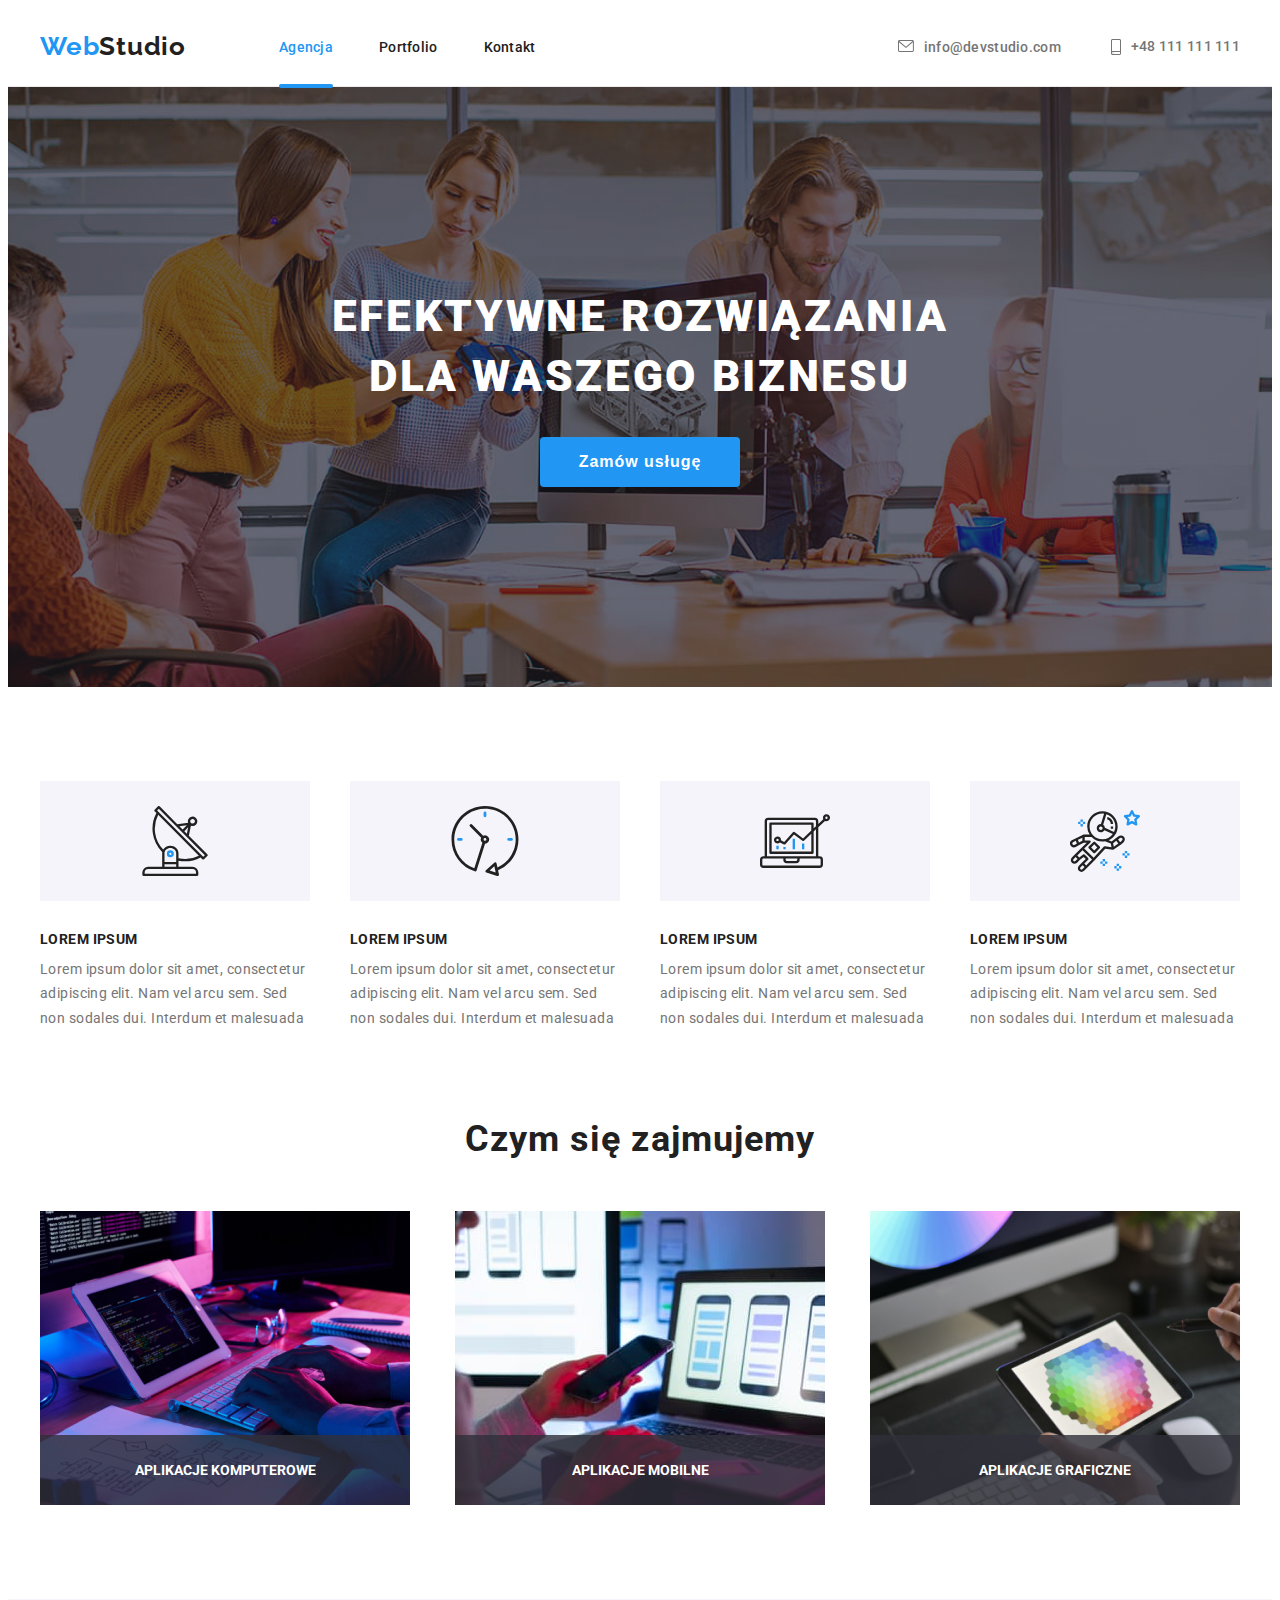
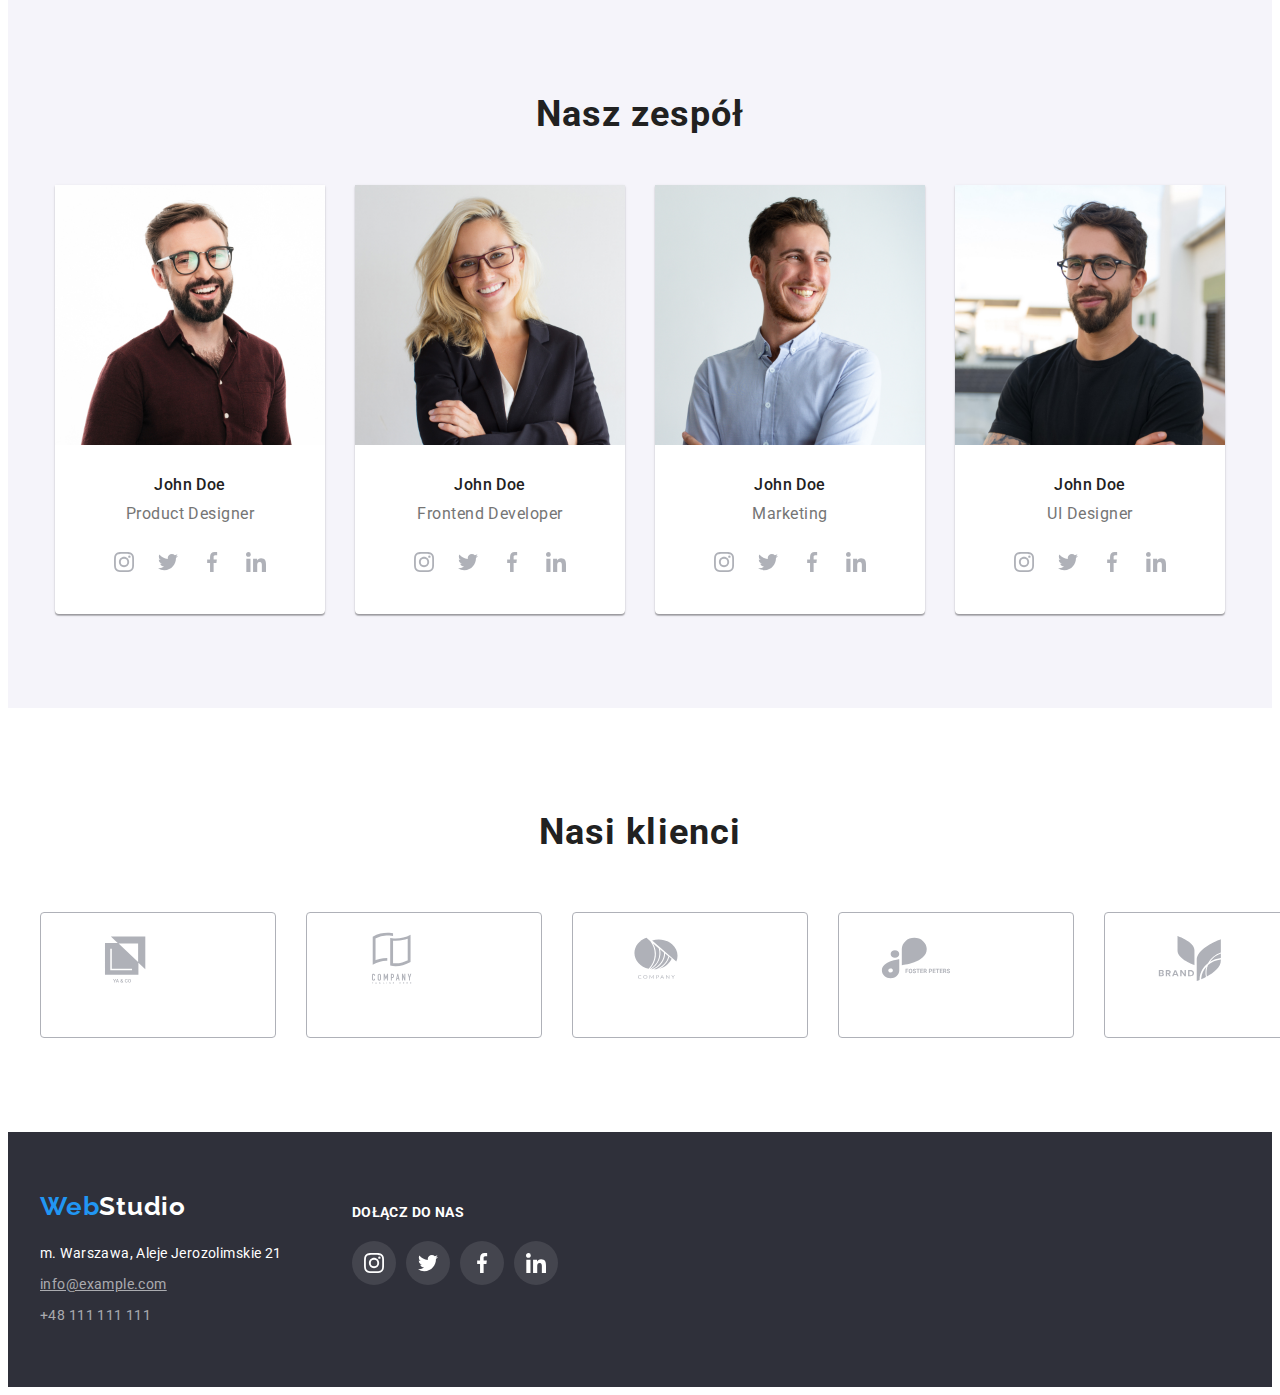
<file: index.html>
<!DOCTYPE html>
<html lang="pl">
  <head>
    <meta charset="UTF-8" />
    <meta http-equiv="X-UA-Compatible" content="IE=edge" />
    <meta name="viewport" content="width=device-width, initial-scale=1.0" />
    <title>Studio</title>

    <!-- End Google fonts links -->
    <link rel="preconnect" href="https://fonts.googleapis.com" />
    <link rel="preconnect" href="https://fonts.gstatic.com" crossorigin />
    <link
      href="https://fonts.googleapis.com/css2?family=Raleway:wght@700&family=Roboto:wght@400;500;700;900&display=swap"
      rel="stylesheet"
    />
    <!--End Google fonts links -->
    <link
      rel="stylesheet"
      href="https://cdnjs.cloudflare.com/ajax/libs/modern-normalize/1.1.0/modern-normalize.min.css"
      integrity="sha512-wpPYUAdjBVSE4KJnH1VR1HeZfpl1ub8YT/NKx4PuQ5NmX2tKuGu6U/JRp5y+Y8XG2tV+wKQpNHVUX03MfMFn9Q=="
      crossorigin="anonymous"
      referrerpolicy="no-referrer"
    />
    <link rel="stylesheet" href="./css/styles.css" />
  </head>

  <!-- HEADER  -->
  <body>
    <header class="top-section">
      <div class="nav-container container">
        <!-- NAVIGATION-->
        <nav class="nav">
          <a class="logo" href="./index.html">Web<span class="logo-black">Studio</span></a>
          <ul class="nav-list">
            <li>
              <a class="is-active" href="#">Agencja</a>
            </li>
            <li><a href="./portfolio.html">Portfolio</a></li>
            <li>
              <a href="#">Kontakt</a>
            </li>
          </ul>
        </nav>

        <div class="link-contacts">
          <a href="mailto:info@devstudio.com">
            <svg class="contact-icon" width="16" height="12">
              <use href="./images/icons.svg#icon-envelope"></use></svg
            >info@devstudio.com</a
          >
          <a href="tel:+48111111111">
            <svg class="contact-icon" width="10" height="16">
              <use href="./images/icons.svg#icon-smartphone"></use>
            </svg>
            +48 111 111 111
          </a>
        </div>
      </div>
    </header>

    <!-- MAINE BUTTON -->
    <main>
      <section class="order section">
        <div class="container">
          <h1>Efektywne rozwiązania dla waszego biznesu</h1>
          <button type="button" data-modal-open>Zamów usługę</button>
        </div>
      </section>

      <div class="backdrop is-hidden" data-modal>
        <div class="modal">
          <button type="button" class="close-btn" data-modal-close>X</button>
        </div>
      </div>

      <!-- LOREM  -->
      <section class="section articles-bg">
        <div class="container">
          <ul class="articles list">
            <li>
              <div class="articles-icon">
                <svg width="70" height="70">
                  <use href="./images/icons.svg#icon-antenna"></use>
                </svg>
              </div>
              <h3>Lorem ipsum</h3>
              <p>
                Lorem ipsum dolor sit amet, consectetur adipiscing elit. Nam vel arcu sem. Sed non
                sodales dui. Interdum et malesuada
              </p>
            </li>
            <li>
              <div class="articles-icon">
                <svg width="70" height="70">
                  <use href="./images/icons.svg#icon-clock"></use>
                </svg>
              </div>
              <h3>Lorem ipsum</h3>
              <p>
                Lorem ipsum dolor sit amet, consectetur adipiscing elit. Nam vel arcu sem. Sed non
                sodales dui. Interdum et malesuada
              </p>
            </li>
            <li>
              <div class="articles-icon">
                <svg width="70" height="70">
                  <use href="./images/icons.svg#icon-diagram"></use>
                </svg>
              </div>
              <h3>Lorem ipsum</h3>
              <p>
                Lorem ipsum dolor sit amet, consectetur adipiscing elit. Nam vel arcu sem. Sed non
                sodales dui. Interdum et malesuada
              </p>
            </li>
            <li>
              <div class="articles-icon">
                <svg width="70" height="70">
                  <use href="./images/icons.svg#icon-astronaut"></use>
                </svg>
              </div>
              <h3>Lorem ipsum</h3>
              <p>
                Lorem ipsum dolor sit amet, consectetur adipiscing elit. Nam vel arcu sem. Sed non
                sodales dui. Interdum et malesuada
              </p>
            </li>
          </ul>
        </div>
      </section>

      <!-- IMAGES PORFFESSION -->
      <section class="section profession">
        <div class="profession-image container">
          <h2 class="about-us">Czym się zajmujemy</h2>
          <ul class="profession-list">
            <li>
              <img src="./images/profession/tech-1.jpg" width="370" height="294" alt="Typing" />
              <p class="profession-description">Aplikacje komputerowe</p>
            </li>
            <li>
              <img
                src="./images/profession/tech-2.jpg"
                width="370"
                height="294"
                alt="working on a phone and computer"
              />
              <p class="profession-description">Aplikacje mobilne</p>
            </li>
            <li>
              <img
                src="./images/profession/tech-3.jpg"
                width="370"
                height="294"
                alt="working on a laptop "
              />
              <p class="profession-description">Aplikacje graficzne</p>
            </li>
          </ul>
        </div>
      </section>

      <!-- OUR TEAM  -->
      <section class="section bg-team">
        <div class="container">
          <h2 class="our-team">Nasz zespół</h2>
          <ul class="team">
            <li>
              <figure class="our-team-figure">
                <img
                  src="./images/team/john-doe1.jpg"
                  width="270"
                  height="260"
                  alt="John Doe Product Designer"
                />
                <figcaption>
                  <h3 class="john-doe">John Doe</h3>
                  <p class="position">Product Designer</p>
                  <div class="position-icons">
                    <a href="#">
                      <svg width="20" height="20">
                        <use href="images/icons.svg#icon-instagram"></use></svg
                    ></a>
                    <a href="#">
                      <svg width="20" height="20">
                        <use href="images/icons.svg#icon-twitter"></use></svg
                    ></a>
                    <a href="#">
                      <svg width="20" height="20">
                        <use href="images/icons.svg#icon-facebook"></use></svg
                    ></a>
                    <a href="#">
                      <svg width="20" height="20">
                        <use href="images/icons.svg#icon-linkedin"></use></svg
                    ></a>
                  </div>
                </figcaption>
              </figure>
            </li>
            <li>
              <figure class="our-team-figure">
                <img
                  src="./images/team/john-doe2.jpg"
                  width="270"
                  height="260"
                  alt="John Doe Frontend Developer"
                />
                <figcaption>
                  <h3 class="john-doe">John Doe</h3>
                  <p class="position">Frontend Developer</p>
                  <div class="position-icons">
                    <a href="#">
                      <svg width="20" height="20">
                        <use href="images/icons.svg#icon-instagram"></use></svg
                    ></a>
                    <a href="#">
                      <svg width="20" height="20">
                        <use href="images/icons.svg#icon-twitter"></use></svg
                    ></a>
                    <a href="#">
                      <svg width="20" height="20">
                        <use href="images/icons.svg#icon-facebook"></use></svg
                    ></a>
                    <a href="#">
                      <svg width="20" height="20">
                        <use href="images/icons.svg#icon-linkedin"></use></svg
                    ></a>
                  </div>
                </figcaption>
              </figure>
            </li>
            <li>
              <figure class="our-team-figure">
                <img
                  src="./images/team/john-doe3.jpg"
                  width="270"
                  height="260"
                  alt="John Doe Marketing"
                />
                <figcaption>
                  <h3 class="john-doe">John Doe</h3>
                  <p class="position">Marketing</p>
                  <div class="position-icons">
                    <a href="#">
                      <svg width="20" height="20">
                        <use href="images/icons.svg#icon-instagram"></use></svg
                    ></a>
                    <a href="#">
                      <svg width="20" height="20">
                        <use href="images/icons.svg#icon-twitter"></use></svg
                    ></a>
                    <a href="#">
                      <svg width="20" height="20">
                        <use href="images/icons.svg#icon-facebook"></use></svg
                    ></a>
                    <a href="#">
                      <svg width="20" height="20">
                        <use href="images/icons.svg#icon-linkedin"></use></svg
                    ></a>
                  </div>
                </figcaption>
              </figure>
            </li>
            <li>
              <figure class="our-team-figure">
                <img
                  src="./images/team/john-doe4.jpg"
                  width="270"
                  height="260"
                  alt="John Doe UI Designer"
                />
                <figcaption>
                  <h3 class="john-doe">John Doe</h3>
                  <p class="position">UI Designer</p>
                  <div class="position-icons">
                    <a href="#">
                      <svg width="20" height="20">
                        <use href="images/icons.svg#icon-instagram"></use></svg
                    ></a>
                    <a href="#">
                      <svg width="20" height="20">
                        <use href="images/icons.svg#icon-twitter"></use></svg
                    ></a>
                    <a href="#">
                      <svg width="20" height="20">
                        <use href="images/icons.svg#icon-facebook"></use></svg
                    ></a>
                    <a href="#">
                      <svg width="20" height="20">
                        <use href="images/icons.svg#icon-linkedin"></use></svg
                    ></a>
                  </div>
                </figcaption>
              </figure>
            </li>
          </ul>
        </div>
      </section>

      <!-- OUR CUSTOMERS  -->
      <section class="section clients">
        <div class="container">
          <h2>Nasi klienci</h2>
          <ul class="clients-list">
            <li>
              <a href="#">
                <svg class="clients-icon" width="106" height="60">
                  <use href="images/icons.svg#icon-client-1"></use></svg
              ></a>
            </li>
            <li>
              <a href="#">
                <svg class="clients-icon" width="106" height="60">
                  <use href="images/icons.svg#icon-client-2"></use></svg
              ></a>
            </li>
            <li>
              <a href="#">
                <svg class="clients-icon" width="106" height="60">
                  <use href="images/icons.svg#icon-client-3"></use></svg
              ></a>
            </li>
            <li>
              <a href="#">
                <svg class="clients-icon" width="106" height="60">
                  <use href="images/icons.svg#icon-client-4"></use></svg
              ></a>
            </li>
            <li>
              <a href="#">
                <svg class="clients-icon" width="106" height="60">
                  <use href="images/icons.svg#icon-client-5"></use></svg
              ></a>
            </li>
            <li>
              <a href="#">
                <svg class="clients-icon" width="106" height="60">
                  <use href="images/icons.svg#icon-client-6"></use></svg
              ></a>
            </li>
          </ul>
        </div>
      </section>
    </main>

    <!-- FOTTER -->
    <footer class="end-section">
      <div class="container end-section-flex">
        <div>
          <a class="logo" href="./index.html"> Web<span class="logo-white">Studio</span></a>
          <address class="our-address">
            <ul>
              <li>
                <span class="address">m. Warszawa, Aleje Jerozolimskie 21</span>
              </li>
              <li>
                <a class="contact-mail" href="mailto:info@devstudio.com">info@example.com</a>
              </li>
              <li>
                <a class="contact-tel" href="tel:+48111111111">+48 111 111 111</a>
              </li>
            </ul>
          </address>
        </div>

        <div class="join-us">
          <p>Dołącz do nas</p>
          <ul class="join-us-list">
            <li>
              <a href="#"
                ><svg class="join-us-icons" width="20" height="20">
                  <use href="images/icons.svg#icon-instagram"></use></svg
              ></a>
            </li>
            <li>
              <a href="#"
                ><svg width="20" height="20">
                  <use href="images/icons.svg#icon-twitter"></use></svg
              ></a>
            </li>
            <li>
              <a href="#"
                ><svg width="20" height="20">
                  <use href="images/icons.svg#icon-facebook"></use></svg
              ></a>
            </li>
            <li>
              <a href="#"
                ><svg width="20" height="20">
                  <use href="images/icons.svg#icon-linkedin"></use></svg
              ></a>
            </li>
          </ul>
        </div>
      </div>
    </footer>

    <!-- MODAL WINDOW -->
    <div class="backdrop is-hidden" data-modal>
      <div class="modal">
        <button class="close-btn" data-modal-close>&#174;</button>
      </div>
    </div>
    <script src="./js/modal.js"></script>
  </body>
</html>
</file>
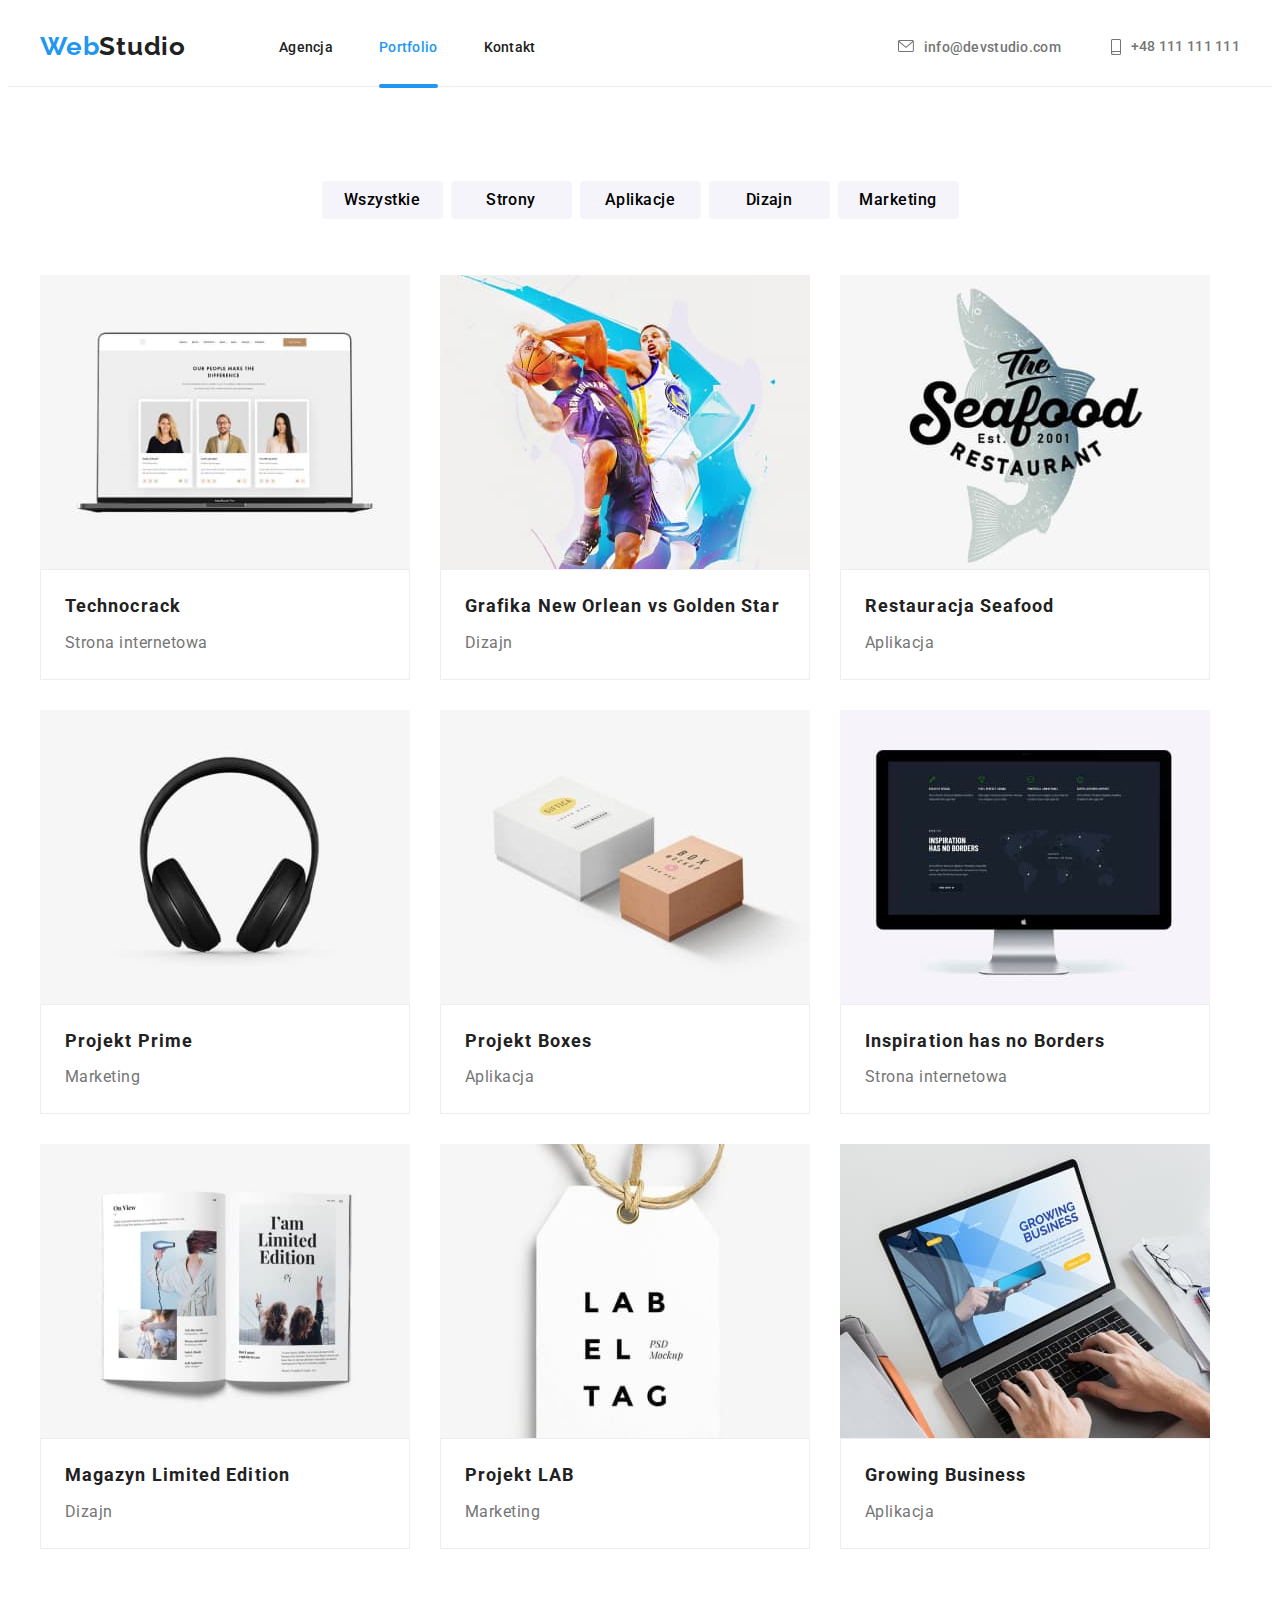
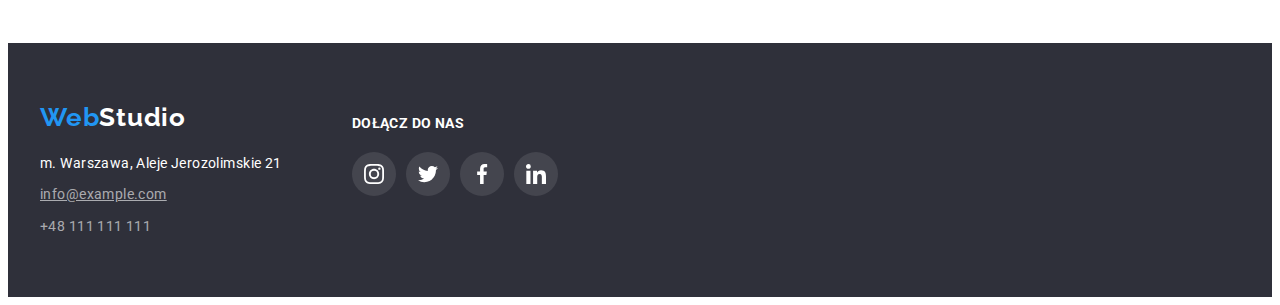
<file: portfolio.html>
<!DOCTYPE html>
<html lang="pl">
  <head>
    <meta charset="UTF-8" />
    <meta http-equiv="X-UA-Compatible" content="IE=edge" />
    <meta name="viewport" content="width=device-width, initial-scale=1.0" />
    <title>Portfolio</title>

    <!--Google fonts links -->
    <link rel="preconnect" href="https://fonts.googleapis.com" />
    <link rel="preconnect" href="https://fonts.gstatic.com" crossorigin />
    <link
      href="https://fonts.googleapis.com/css2?family=Raleway:wght@700&family=Roboto:wght@400;500;700;900&display=swap"
      rel="stylesheet"
    />
    <!--End Google fonts links -->
    <link
      rel="stylesheet"
      href="https://cdnjs.cloudflare.com/ajax/libs/modern-normalize/1.1.0/modern-normalize.min.css"
      integrity="sha512-wpPYUAdjBVSE4KJnH1VR1HeZfpl1ub8YT/NKx4PuQ5NmX2tKuGu6U/JRp5y+Y8XG2tV+wKQpNHVUX03MfMFn9Q=="
      crossorigin="anonymous"
      referrerpolicy="no-referrer"
    />
    <link rel="stylesheet" href="./css/styles.css" />
  </head>

  <!-- HEADER -->
  <body class="portfolio-bg">
    <header class="top-section">
      <div class="nav-container container">
        <!-- NAVIGATION-->
        <nav class="nav">
          <a class="logo" href="./index.html">Web<span class="logo-black">Studio</span></a>
          <ul class="nav-list">
            <li>
              <a class="none-active" href="#">Agencja</a>
            </li>
            <li><a class="is-active" href="./portfolio.html">Portfolio</a></li>
            <li>
              <a class="none-active" href="#">Kontakt</a>
            </li>
          </ul>
        </nav>

        <div class="link-contacts">
          <a href="mailto:info@devstudio.com">
            <svg class="contact-icon" width="16" height="12">
              <use href="./images/icons.svg#icon-envelope"></use></svg
            >info@devstudio.com</a
          >
          <a href="tel:+48111111111">
            <svg class="contact-icon" width="10" height="16">
              <use href="./images/icons.svg#icon-smartphone"></use>
            </svg>
            +48 111 111 111
          </a>
        </div>
      </div>
    </header>

    <!-- BUTTONS LIST-->
    <main>
      <section class="section">
        <div class="container">
          <ul class="buttons list">
            <li>
              <button class="buttons-text" type="button">Wszystkie</button>
            </li>
            <li><button class="buttons-text" type="button">Strony</button></li>
            <li>
              <button class="buttons-text" type="button">Aplikacje</button>
            </li>
            <li><button class="buttons-text" type="button">Dizajn</button></li>
            <li>
              <button class="buttons-text" type="button">Marketing</button>
            </li>
          </ul>

          <!-- PROJECTS -->
          <ul class="projects">
            <li>
              <figure>
                <div class="project-photo">
                  <img
                    src="./images/portfolio/img1.jpg"
                    width="370"
                    height="294"
                    alt="open laptop"
                  />
                  <div class="projects-description">
                    <p>
                      Technocrack jest popularną platformą wykorzystywaną do rozpowszechniania
                      koronawirusa. Firmy wykorzystują tę platformę do celów szpiegowskich i ataków
                      na niezabezpieczone serwery konkurencji
                    </p>
                  </div>
                </div>
                <figcaption class="project-subtitles">
                  <h3 class="project-name">Technocrack</h3>
                  <p class="project-type">Strona internetowa</p>
                </figcaption>
              </figure>
            </li>
            <li>
              <figure>
                <div class="project-photo">
                  <img
                    src="./images/portfolio/img2.jpg"
                    width="370"
                    height="294"
                    alt="basketball graphics"
                  />
                  <div class="projects-description">
                    <p>
                      Lorem ipsum, dolor sit amet consectetur adipisicing elit. Ipsam iusto
                      repudiandae mollitia quas quibusdam aspernatur eos asperiores facere quae at
                      obcaecati non veniam voluptates fugiat minima, cum natus laboriosam animi?
                    </p>
                  </div>
                </div>
                <figcaption class="project-subtitles">
                  <h3 class="project-name">Grafika New Orlean vs Golden Star</h3>
                  <p class="project-type">Dizajn</p>
                </figcaption>
              </figure>
            </li>
            <li>
              <figure>
                <div class="project-photo">
                  <img
                    src="./images/portfolio/img3.jpg"
                    width="370"
                    height="294"
                    alt="Logo of restaurant"
                  />
                  <div class="projects-description">
                    <p>
                      Lorem ipsum, dolor sit amet consectetur adipisicing elit. Ipsam iusto
                      repudiandae mollitia quas quibusdam aspernatur eos asperiores facere quae at
                      obcaecati non veniam voluptates fugiat minima, cum natus laboriosam animi?
                    </p>
                  </div>
                </div>
                <figcaption class="project-subtitles">
                  <h3 class="project-name">Restauracja Seafood</h3>
                  <p class="project-type">Aplikacja</p>
                </figcaption>
              </figure>
            </li>
            <li>
              <figure>
                <div class="project-photo">
                  <img
                    src="./images/portfolio/img4.jpg"
                    width="370"
                    height="294"
                    alt="headphones"
                  />
                  <div class="projects-description">
                    <p>
                      Lorem ipsum, dolor sit amet consectetur adipisicing elit. Ipsam iusto
                      repudiandae mollitia quas quibusdam aspernatur eos asperiores facere quae at
                      obcaecati non veniam voluptates fugiat minima, cum natus laboriosam animi?
                    </p>
                  </div>
                </div>
                <figcaption class="project-subtitles">
                  <h3 class="project-name">Projekt Prime</h3>
                  <p class="project-type">Marketing</p>
                </figcaption>
              </figure>
            </li>
            <li>
              <figure>
                <div class="project-photo">
                  <img src="./images/portfolio/img5.jpg" width="370" height="294" alt="two boxes" />
                  <div class="projects-description">
                    <p>
                      Lorem ipsum, dolor sit amet consectetur adipisicing elit. Ipsam iusto
                      repudiandae mollitia quas quibusdam aspernatur eos asperiores facere quae at
                      obcaecati non veniam voluptates fugiat minima, cum natus laboriosam animi?
                    </p>
                  </div>
                </div>
                <figcaption class="project-subtitles">
                  <h3 class="project-name">Projekt Boxes</h3>
                  <p class="project-type">Aplikacja</p>
                </figcaption>
              </figure>
            </li>
            <li>
              <figure>
                <div class="project-photo">
                  <img src="./images/portfolio/img6.jpg" width="370" height="294" alt="monitor" />
                  <div class="projects-description">
                    <p>
                      Lorem ipsum, dolor sit amet consectetur adipisicing elit. Ipsam iusto
                      repudiandae mollitia quas quibusdam aspernatur eos asperiores facere quae at
                      obcaecati non veniam voluptates fugiat minima, cum natus laboriosam animi?
                    </p>
                  </div>
                </div>
                <figcaption class="project-subtitles">
                  <h3 class="project-name">Inspiration has no Borders</h3>
                  <p class="project-type">Strona internetowa</p>
                </figcaption>
              </figure>
            </li>
            <li>
              <figure>
                <div class="project-photo">
                  <img src="./images/portfolio/img7.jpg" width="370" height="294" alt="magazyn" />
                  <div class="projects-description">
                    <p>
                      Lorem ipsum, dolor sit amet consectetur adipisicing elit. Ipsam iusto
                      repudiandae mollitia quas quibusdam aspernatur eos asperiores facere quae at
                      obcaecati non veniam voluptates fugiat minima, cum natus laboriosam animi?
                    </p>
                  </div>
                </div>
                <figcaption class="project-subtitles">
                  <h3 class="project-name">Magazyn Limited Edition</h3>
                  <p class="project-type">Dizajn</p>
                </figcaption>
              </figure>
            </li>
            <li>
              <figure>
                <div class="project-photo">
                  <img src="./images/portfolio/img8.jpg" width="370" height="294" alt="tag" />
                  <div class="projects-description">
                    <p>
                      Lorem ipsum, dolor sit amet consectetur adipisicing elit. Ipsam iusto
                      repudiandae mollitia quas quibusdam aspernatur eos asperiores facere quae at
                      obcaecati non veniam voluptates fugiat minima, cum natus laboriosam animi?
                    </p>
                  </div>
                </div>
                <figcaption class="project-subtitles">
                  <h3 class="project-name">Projekt LAB</h3>
                  <p class="project-type">Marketing</p>
                </figcaption>
              </figure>
            </li>
            <li>
              <figure>
                <div class="project-photo">
                  <img src="./images/portfolio/img9.jpg" width="370" height="294" alt="web pages" />
                  <div class="projects-description">
                    <p>
                      Lorem ipsum, dolor sit amet consectetur adipisicing elit. Ipsam iusto
                      repudiandae mollitia quas quibusdam aspernatur eos asperiores facere quae at
                      obcaecati non veniam voluptates fugiat minima, cum natus laboriosam animi?
                    </p>
                  </div>
                </div>
                <figcaption class="project-subtitles">
                  <h3 class="project-name">Growing Business</h3>
                  <p class="project-type">Aplikacja</p>
                </figcaption>
              </figure>
            </li>
          </ul>
        </div>
      </section>
    </main>

    <!-- FUTTER  -->
    <footer class="end-section">
      <div class="container end-section-flex">
        <div>
          <a class="logo" href="./index.html"> Web<span class="logo-white">Studio</span></a>
          <address class="our-address">
            <ul>
              <li>
                <span class="address">m. Warszawa, Aleje Jerozolimskie 21</span>
              </li>
              <li>
                <a class="contact-mail" href="mailto:info@devstudio.com">info@example.com</a>
              </li>
              <li>
                <a class="contact-tel" href="tel:+48111111111">+48 111 111 111</a>
              </li>
            </ul>
          </address>
        </div>

        <!-- JOIN-US -->
        <div class="join-us">
          <p>Dołącz do nas</p>
          <ul class="join-us-list">
            <li>
              <a href="#"
                ><svg width="20" height="20">
                  <use href="images/icons.svg#icon-instagram"></use></svg
              ></a>
            </li>
            <li>
              <a href="#"
                ><svg width="20" height="20">
                  <use href="images/icons.svg#icon-twitter"></use></svg
              ></a>
            </li>
            <li>
              <a href="#"
                ><svg width="20" height="20">
                  <use href="images/icons.svg#icon-facebook"></use></svg
              ></a>
            </li>
            <li>
              <a href="#"
                ><svg width="20" height="20">
                  <use href="images/icons.svg#icon-linkedin"></use></svg
              ></a>
            </li>
          </ul>
        </div>
      </div>
    </footer>
  </body>
</html>
</file>
<file: css/styles.css>
:root {
  --brand-color-white: #ffffff;
  --brand-color-gray: #e5e5e5;
  --brand-color-black2: rgba(33, 33, 33, 1);
  --brand-color-blue: #2196f3;
  --brand-color-gray2: #757575;
  --brand-color-dark: #2f303a;
  --brand-color-black: #212121;
}

ul,
h1,
h2,
h3,
h4,
p {
  margin: 0;
  padding: 0;
}

ul {
  list-style: none;
}

svg {
  vertical-align: middle;
}

img {
  vertical-align: middle;
}

body {
  color: var(--brand-color-black2);
  background-color: var(--brand-color-white);
  font-family: 'Roboto', sans-serif;
}

.section {
  padding: 94px 0;
}

.container {
  width: 1200px;
  margin: 0px auto;
  padding: 0 15px;
}

/* LOGO */

.logo {
  font-size: 26px;
  color: var(--brand-color-blue);
  font-family: 'Raleway', sans-serif;
  line-height: 1.131;
  letter-spacing: 0.03em;
  text-decoration: none;
  font-style: normal;
  font-weight: 700;
}

.logo-black {
  color: var(--brand-color-black);
}

/* HEADER */

.top-section {
  background-color: var(--brand-color-white);
  padding: 24px 0px 25px;
  border-bottom: 1px solid #ececec;
}

.nav-container {
  display: flex;
  justify-content: space-between;
  align-items: center;
}

.nav {
  display: flex;
  align-items: center;
  gap: 93px;
}

.nav-list {
  display: flex;
  gap: 46px;
}

.nav-list a {
  font-style: normal;
  font-weight: 500;
  font-size: 14px;
  line-height: 1.14;
  letter-spacing: 0.02em;
  text-decoration: none;
  position: relative;
  transition: color 250ms cubic-bezier(0.4, 0, 0.2, 1);
  color: var(--brand-color-black2);
}

.nav-list a:hover,
.nav-list a:focus {
  color: var(--brand-color-blue);
}

.nav-list a:hover::after,
.nav-list a:focus::after {
  content: '';
  position: absolute;
  display: block;
  top: 45px;
  width: 100%;
  height: 4px;
  background-color: var(--brand-color-blue);
  border-radius: 2px;
}

.nav-list .is-active {
  color: var(--brand-color-blue);
}

.is-active::after {
  content: '';
  position: absolute;
  display: block;
  top: 45px;
  width: 100%;
  height: 4px;
  background-color: var(--brand-color-blue);
  border-radius: 2px;
}

.link-contacts {
  display: flex;
  gap: 50px;
  align-items: center;
}

.link-contacts a {
  font-size: 14px;
  color: var(--brand-color-gray2);
  font-style: normal;
  font-weight: 500;
  line-height: 1;
  letter-spacing: 0.02em;
  text-decoration-line: none;
  display: flex;
  transition: color 250ms cubic-bezier(0.4, 0, 0.2, 1);
}

.link-contacts a:hover,
.link-contacts a:focus {
  color: var(--brand-color-blue);
  fill: var(--brand-color-blue);
}

.contact-icon {
  fill: currentColor;
  padding: 0;
  margin-right: 10px;
  transition: fill 250ms cubic-bezier(0.4, 0, 0.2, 1);
}

/* MAINE BUTTON */
.order {
  background-color: var(--brand-color-dark);
  background-image: linear-gradient(rgba(47, 48, 58, 0.4), rgba(47, 48, 58, 0.4)),
    url(../images/main-foto/main-foto.jpg);
  text-align: center;
  background-size: auto;
  background-position: center;
  background-repeat: no-repeat;
  background-position: center;
}

.order > .container {
  display: flex;
  flex-direction: column;
  align-items: center;
  justify-content: center;
  gap: 30px;
}

.order h1 {
  font-weight: 900;
  font-size: 44px;
  line-height: 1.3636;
  text-align: center;
  letter-spacing: 0.06em;
  text-transform: uppercase;
  color: var(--brand-color-white);
  margin: 106px 252px 0;
}

.order button {
  margin-bottom: 106px;
  width: 200px;
  height: 50px;
  font-weight: 700;
  font-size: 16px;
  line-height: 1.875;
  letter-spacing: 0.06em;
  cursor: pointer;
  border: none;
  border-radius: 4px;
  box-shadow: 0px 4px 4px rgba(0, 0, 0, 0.15);
  background: var(--brand-color-blue);
  color: var(--brand-color-white);
  transition: color 250ms cubic-bezier(0.4, 0, 0.2, 1);
}

.order button:hover,
.order button:focus {
  background-color: var(--brand-color-blue);
  color: var(--brand-color-white);
}

/* LOREM  */
.articles h3 {
  font-weight: 700;
  font-size: 14px;
  line-height: 1.143;
  letter-spacing: 0.03em;
  text-transform: uppercase;
  list-style-type: none;
  margin-bottom: 10px;
}

.articles li {
  width: 270px;
  height: 120px;
  background: #f5f4fa;
  border-radius: 4px;
  margin-bottom: 30px;
  display: inline-block;
}

.articles-icon {
  background-color: #f5f4fa;
  border-radius: var(--border-radius-default);
  padding: 25px 100px;
  display: flex;
  justify-content: center;
  align-items: center;
  margin-bottom: 30px;
}

.articles p {
  font-size: 14px;
  line-height: 1.72;
  letter-spacing: 0.03em;
  color: var(--brand-color-gray2);
  list-style-type: none;
}

.articles {
  display: flex;
  justify-content: space-between;
  padding: 0px;
  gap: 30px;
}

/* IMAGES PORFFESSION */
.profession {
  margin-top: -94px;
}

.profession-list {
  display: flex;
  justify-content: space-between;
  position: relative;
}

.about-us {
  font-weight: 700;
  font-size: 36px;
  line-height: 1.16;
  text-align: center;
  letter-spacing: 0.03em;
  padding: 0;
  color: #212121;
  margin: 94px 0px 50px;
}

.profession-description {
  background-color: rgba(47, 48, 58, 0.8);
  color: var(--brand-color-white);
  text-transform: uppercase;
  font-size: 14px;
  font-weight: 700;
  padding: 27px 0;
  width: 370px;
  text-align: center;
  position: absolute;
  bottom: 0;
}

/* OUR TEAM  */
.bg-team {
  background-color: #f5f4fa;
}

.our-team {
  font-size: 36px;
  line-height: 1.17;
  letter-spacing: 0.03em;
  text-align: center;
  color: #212121;
  margin-bottom: 50px;
}

.team {
  display: flex;
  text-align: center;
  list-style: none;
  justify-content: space-between;
  justify-content: center;
  gap: 30px;
}

.team li {
  box-shadow: 0px 1px 3px rgba(0, 0, 0, 0.12), 0px 1px 1px rgba(0, 0, 0, 0.14),
    0px 2px 1px rgba(0, 0, 0, 0.2);
  border-radius: 0px 0px 4px 4px;
  background-color: var(--brand-color-white);
}

.our-team-figure {
  margin: 0;
}

.john-doe {
  font-weight: 500;
  font-size: 16px;
  line-height: 1.189;
  text-align: center;
  letter-spacing: 0.03em;
  margin: 30px 0 10px;
}

.position {
  font-weight: 400;
  font-size: 16px;
  line-height: 19px;
  text-align: center;
  letter-spacing: 0.03em;
  margin-bottom: 16px;
  color: var(--brand-color-gray2);
}
.position-icons {
  display: flex;
  justify-content: center;
  margin-bottom: 30px;
}

.position-icons a {
  border: none;
  background-color: var(--brand-color-white);
  border-radius: 50%;
  padding: 12px;
  box-shadow: none;
  fill: #afb1b8;
  transition: fill 500ms cubic-bezier(0.4, 0, 0.2, 1);
}

.position-icons a:hover,
.position-icons a:focus {
  background-color: var(--brand-color-blue);
  fill: var(--brand-color-white);
  outline: none;
}

/* OUR CLIENTS*/
.clients-list {
  display: flex;
  gap: 30px;
}

.clients h2 {
  font-family: 'Roboto';
  color: #212121;
  font-size: 36px;
  line-height: 1.67;
  text-align: center;
  letter-spacing: 0.03em;
  font-weight: 700;
  margin-bottom: 50px;
}

.clients a {
  border: 1px solid #afb1b8;
  border-radius: 4px;
  width: 170px;
  height: 92px;
  padding: 16px 32px;
  display: block;
}

.clients-list a:hover,
.clients-list a:focus {
  border: 1px solid var(--brand-color-blue);
  outline: none;
}

.clients-icon {
  fill: #afb1b8;
  transition: fill 250ms cubic-bezier(0.4, 0, 0.2, 1);
}

.clients-list a:hover .clients-icon {
  fill: var(--brand-color-blue);
}
.clients-list a:focus .clients-icon {
  fill: var(--brand-color-blue);
}

/* F0TTER */
.end-section {
  background-color: var(--brand-color-dark);
  padding: 60px 0;
  display: flex;
}

.end-section-flex {
  display: flex;
}

.logo-white {
  color: var(--brand-color-white);
}

.our-address {
  font-style: normal;
  margin-top: 20px;
}

.our-address span {
  font-size: 14px;
  line-height: 1.6;
  letter-spacing: 0.03em;
  color: var(--brand-color-white);
}

.our-address li {
  margin-top: 9px;
}

.address {
  font-style: normal;
}
.contact-mail {
  text-decoration: none;
  font-size: 14px;
  line-height: 1.6;
  letter-spacing: 0.03em;
  color: rgba(255, 255, 255, 0.6);
  text-decoration-line: underline;
}

.contact-tel {
  text-decoration: none;
  font-size: 14px;
  line-height: 1.6;
  letter-spacing: 0.03em;
  color: rgba(255, 255, 255, 0.6);
}
.our-address a {
  transition: color 250ms cubic-bezier(0.4, 0, 0.2, 1);
}

.our-address a:hover,
.our-address a:focus {
  color: var(--brand-color-blue);
}

/* JOIN US */
.join-us {
  margin-left: 70px;
  padding-top: 12px;
}

.join-us p {
  font-weight: 700;
  font-size: 14px;
  line-height: 1.21;
  text-transform: uppercase;
  letter-spacing: 0.03em;
  color: var(--brand-color-white);
  margin-bottom: 20px;
}

.join-us-list {
  display: flex;
  justify-content: space-between;
  gap: 10px;
  padding: 0px;
}

.join-us-list li {
  line-height: 0;
}

.join-us-list a {
  padding: 12px;
  fill: var(--brand-color-white);
  background-color: rgba(255, 255, 255, 0.1);
  border-radius: 50%;
  border: none;
  box-shadow: none;
  display: block;
}

.join-us-list a {
  fill: var(--brand-color-white);
  transition: color 250ms cubic-bezier(0.4, 0, 0.2, 1);
} 

.join-us-list a:hover,
.join-us-list a:focus {
  background-color: var(--brand-color-blue);
  fill: white;
  outline: none;
}

/* ===========PORTFOLIO============= */
.portfolio-bg {
  background-color: var(--brand-color-white);
}

/* BUTTONS LIST */
.buttons {
  display: flex;
  justify-content: center;
  gap: 8px;
  margin-bottom: 50px;
}

.buttons-text {
  font-family: 'Roboto', sans-serif;
  background-color: #f5f4fa;
  font-weight: 500;
  font-size: 16px;
  line-height: 1.62;
  text-align: center;
  letter-spacing: 0.03em;
  border: none;
  cursor: pointer;
  border-radius: 4px;
  height: 38px;
  width: 121px;
  transition: color 250ms cubic-bezier(0.4, 0, 0.2, 1);
}

.buttons-text:hover,
.buttons-text:focus {
  background-color: var(--brand-color-blue);
  color: var(--brand-color-white);
  box-shadow: 0px 3px 1px rgba(0, 0, 0, 0.1), 0px 1px 2px rgba(0, 0, 0, 0.08),
    0px 2px 2px rgba(0, 0, 0, 0.12);
  outline: none;
}

/* PROJECTS */
.projects {
  flex-wrap: wrap;
  display: flex;
  padding: 0;
  gap: 30px;
  margin-top: 56px;
}

.project-subtitles {
  border: 1px solid #eeeeee;
  border-top: none;
  padding-left: 24px;
  padding-bottom: 20px;
  border: 1px solid #eeeeee;
  transition: color 250ms cubic-bezier(0.4, 0, 0.2, 1);
}

.projects li:hover {
  box-shadow: 0px 1px 1px rgba(0, 0, 0, 0.12), 0px 4px 4px rgba(0, 0, 0, 0.06),
    1px 4px 6px rgba(0, 0, 0, 0.16);
}

.project-name {
  font-size: 18px;
  line-height: 1.8;
  letter-spacing: 0.06em;
  padding-top: 20px;
  margin-bottom: 4px;
}

.project-type {
  font-size: 16px;
  line-height: 2;
  letter-spacing: 0.03em;
  color: var(--brand-color-gray2);
}

.project-photo {
  position: relative;
  overflow: hidden;
}

.projects-description {
  position: absolute;
  top: 0;
  left: 0;
  width: 100%;
  height: 100%;
  display: flex;
  align-items: center;
  background-color: rgba(33, 150, 243, 0.9);
  transform: translatey(100%);
  transition: transform 250ms cubic-bezier(0.4, 0, 0.2, 1);

  color: var(--brand-color-white);
  line-height: 1.56;
  padding: 49px 46px 49px 24px;
  font-size: 18px;
  letter-spacing: 0.03em;
}

.projects figure {
  margin: 0;
  padding: 0;
}

.projects li:hover .projects-description {
  transform: translateY(0);
}

/* MODAL WINDOW */
.is-hidden {
  visibility: hidden;
  pointer-events: none;
  opacity: 0;
  transition: opacity 0.5s ease, visibility 0.5s ease;
}

.backdrop {
  position: fixed;
  inset: 0;
  z-index: 1;
  background-color: rgba(0, 0, 0, 0.5);
}

.modal {
  position: absolute;
  top: 50%;
  left: 50%;
  width: 528px;
  min-height: 581px;
  background-color: var(--brand-color-white);
  box-shadow: 0px 1px 3px rgba(0, 0, 0, 0.12), 0px 1px 1px rgba(0, 0, 0, 0.14),
    0px 2px 1px rgba(0, 0, 0, 0.2);
  border-radius: 4px;
  transform: translate(-50%, -50%) scale(1);
  transition: transform 1s ease;
}

.backdrop.is-hidden .modal {
  transform: translate(-50%, -50%) scale(0.4);
}

.close-btn {
  position: absolute;
  top: 8px;
  right: 8px;
  width: 30px;
  height: 30px;
  border: 1px solid rgba(0, 0, 0, 0.1);
  background-color: var(--brand-color-white);
  border-radius: 50%;
  cursor: pointer;
}
</file>
